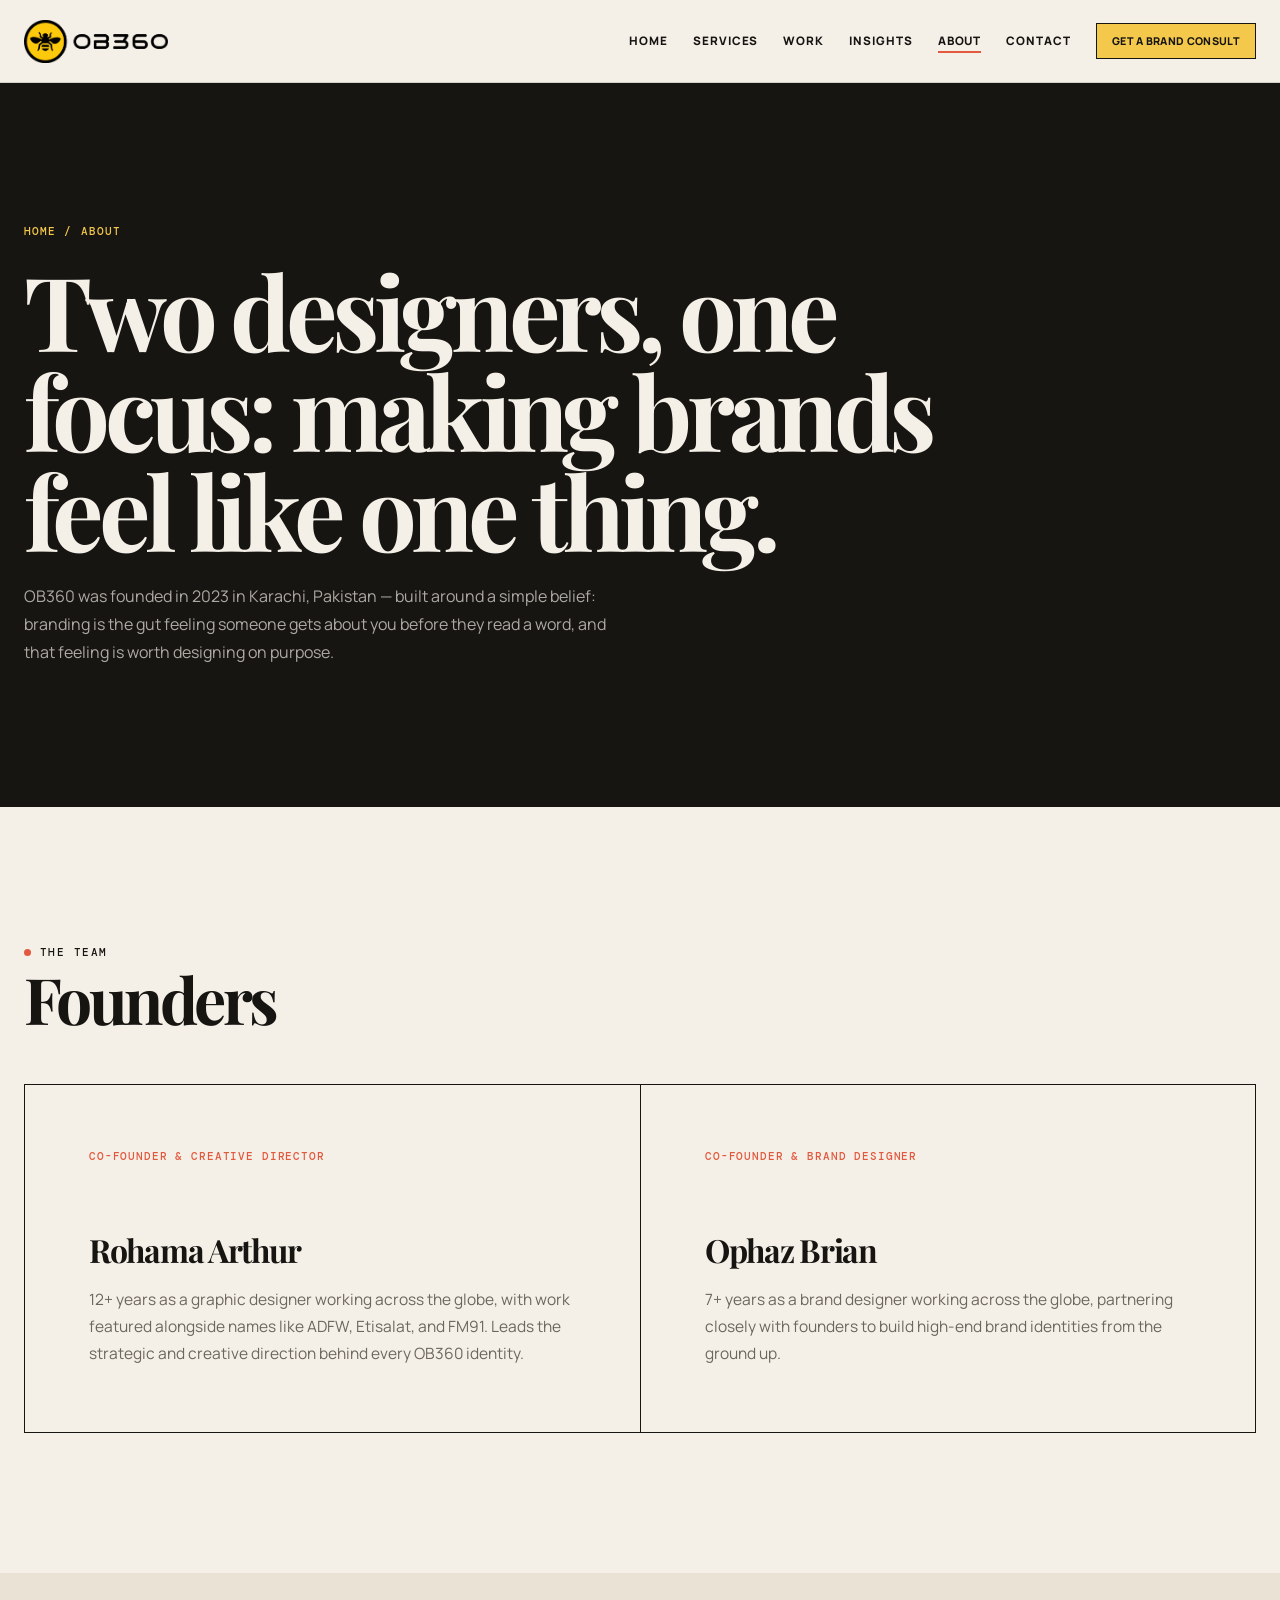
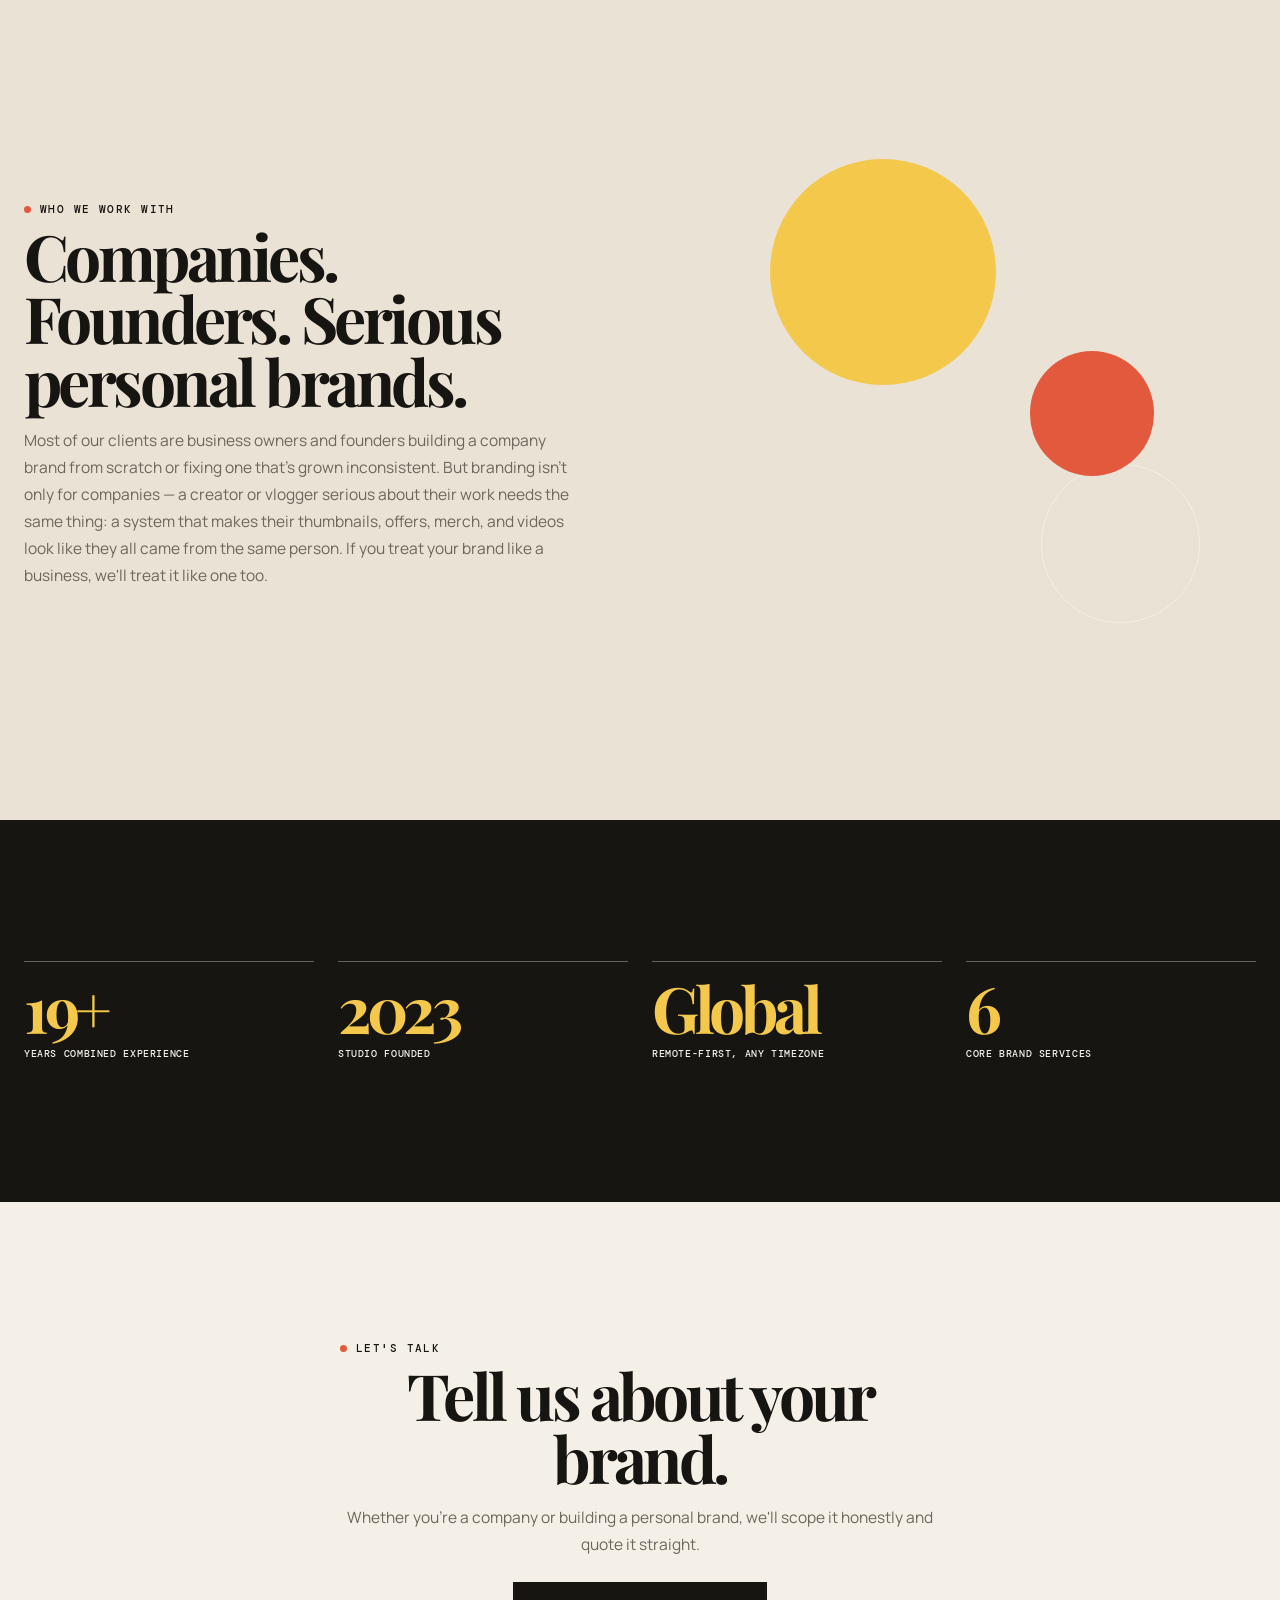
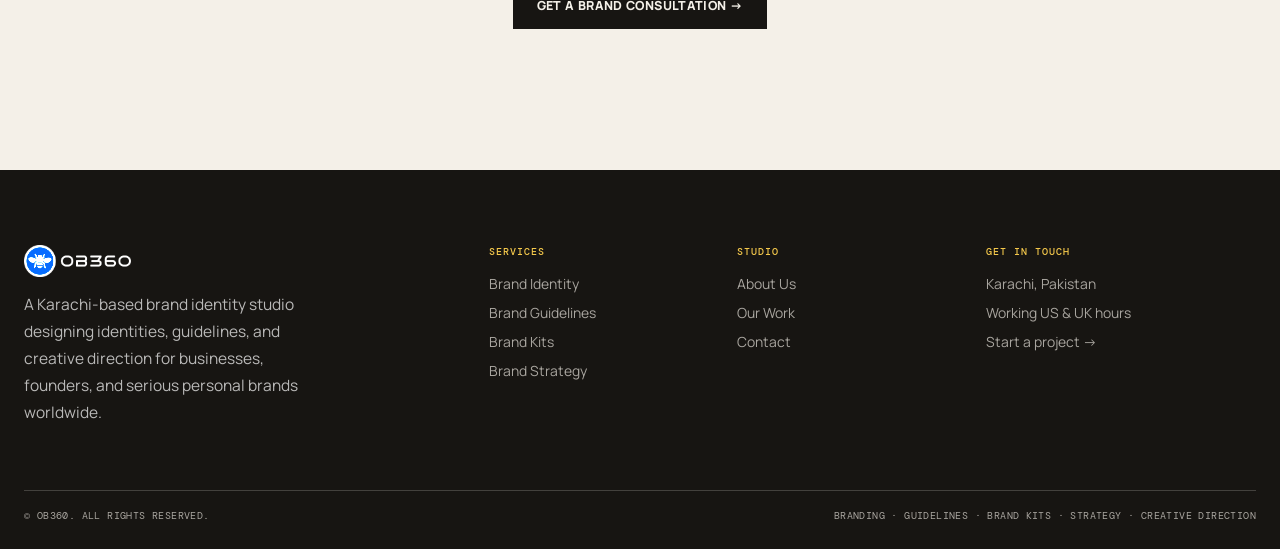
<file: about.html>
<!doctype html>
<html lang="en">
<head>
<meta charset="UTF-8">
<meta name="viewport" content="width=device-width, initial-scale=1.0">
<title>About — OB360 Brand Identity Studio</title>
<meta name="description" content="OB360 is a brand identity studio founded by Rohama Arthur and Ophaz Brian, with 19+ years of combined design experience.">
<link rel="icon" href="/images/ob360-logo.png">
<link rel="stylesheet" href="/css/styles.css">
</head>
<body>

<div data-include="header"></div>

<div class="page-header">
  <div class="wrap">
    <div class="breadcrumb">Home / About</div>
    <h1 data-content="pages.about.title">Two designers, one focus: making brands feel like one thing.</h1>
    <p data-content="pages.about.intro">OB360 was founded in 2023 in Karachi, Pakistan — built around a simple belief: branding is the gut feeling someone gets about you before they read a word, and that feeling is worth designing on purpose.</p>
  </div>
</div>

<section class="section">
  <div class="wrap">
    <div class="section-head">
      <div>
        <span class="eyebrow">The team</span>
        <h2 style="margin-top:10px;">Founders</h2>
      </div>
    </div>
    <div class="founder-row">
      <div class="founder-card reveal">
        <div class="role">Co-Founder &amp; Creative Director</div>
        <h3>Rohama Arthur</h3>
        <p style="margin-top:10px;">12+ years as a graphic designer working across the globe, with work featured alongside names like ADFW, Etisalat, and FM91. Leads the strategic and creative direction behind every OB360 identity.</p>
      </div>
      <div class="founder-card reveal">
        <div class="role">Co-Founder &amp; Brand Designer</div>
        <h3>Ophaz Brian</h3>
        <p style="margin-top:10px;">7+ years as a brand designer working across the globe, partnering closely with founders to build high-end brand identities from the ground up.</p>
      </div>
    </div>
  </div>
</section>

<section class="section bg-soft">
  <div class="wrap split">
    <div>
      <span class="eyebrow">Who we work with</span>
      <h2 style="margin-top:10px;">Companies. Founders. Serious personal brands.</h2>
      <p style="margin-top:14px;">Most of our clients are business owners and founders building a company brand from scratch or fixing one that's grown inconsistent. But branding isn't only for companies — a creator or vlogger serious about their work needs the same thing: a system that makes their thumbnails, offers, merch, and videos look like they all came from the same person. If you treat your brand like a business, we'll treat it like one too.</p>
    </div>
    <div class="hex-cluster" style="aspect-ratio:1/1;">
      <div class="hex-cell fill-yellow" style="width:40%;height:40%;top:8%;left:14%;"></div>
      <div class="hex-cell outline" style="width:28%;height:28%;bottom:10%;right:10%;"></div>
      <div class="hex-cell fill-ink" style="width:22%;height:22%;top:42%;right:18%;"></div>
    </div>
  </div>
</section>

<section class="section bg-ink">
  <div class="wrap">
    <div class="stat-row">
      <div class="stat reveal"><strong>19+</strong><span>Years combined experience</span></div>
      <div class="stat reveal"><strong>2023</strong><span>Studio founded</span></div>
      <div class="stat reveal"><strong>Global</strong><span>Remote-first, any timezone</span></div>
      <div class="stat reveal"><strong>6</strong><span>Core brand services</span></div>
    </div>
  </div>
</section>

<section class="section text-center">
  <div class="wrap" style="max-width:600px;">
    <span class="eyebrow">Let's talk</span>
    <h2 style="margin-top:10px;">Tell us about your brand.</h2>
    <p style="margin-top:14px;">Whether you're a company or building a personal brand, we'll scope it honestly and quote it straight.</p>
    <a href="/contact.html" class="btn btn-primary" style="margin-top:24px;">Get a Brand Consultation →</a>
  </div>
</section>

<div data-include="footer"></div>

<script src="/js/site-settings.js"></script>
<script src="/js/main.js"></script>
</body>
</html>
</file>
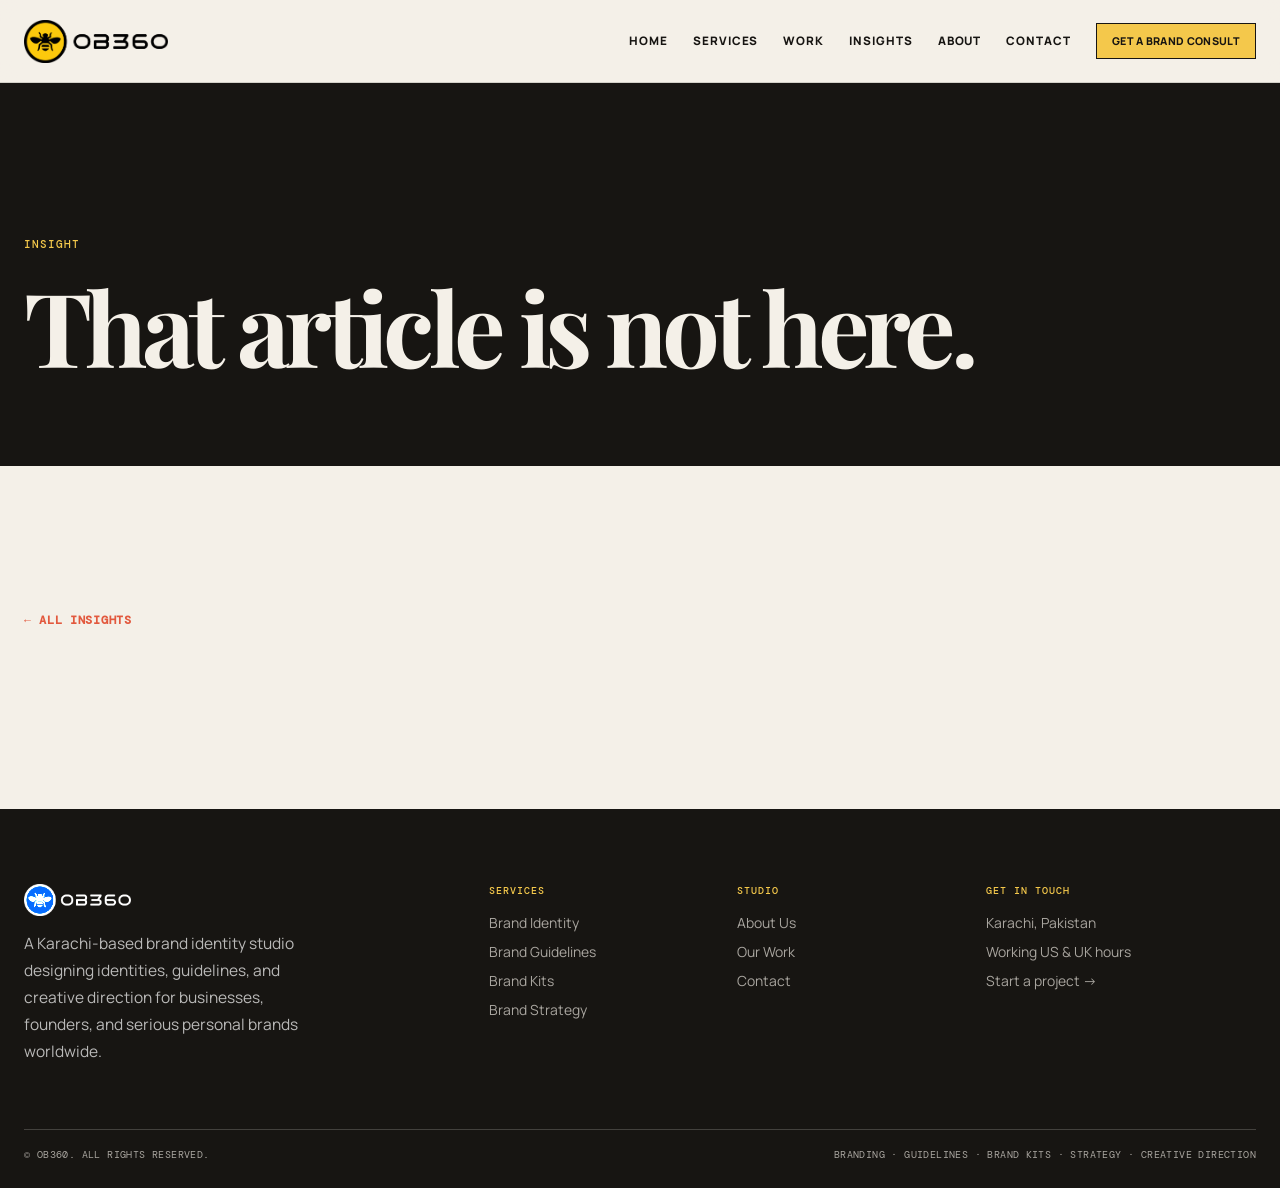
<file: article.html>
<!doctype html><html lang="en"><head><meta charset="UTF-8"><meta name="viewport" content="width=device-width, initial-scale=1.0"><title>OB360 Insights</title><meta name="description" content="Practical brand identity thinking from OB360."><link rel="icon" href="/images/ob360-logo.png"><link rel="stylesheet" href="/css/styles.css"><style>.article-hero{padding:clamp(70px,12vw,170px) 0 65px;background:var(--ink);color:var(--paper)}.article-hero h1{max-width:1000px;color:var(--paper)}.article-meta{margin-bottom:25px;color:var(--gold);font:500 .67rem var(--mono);letter-spacing:.1em;text-transform:uppercase}.article-dek{max-width:680px;margin-top:25px;color:rgba(244,240,232,.72);font-size:1.1rem}.article-copy{max-width:760px}.article-copy p{font-size:1.07rem;line-height:1.85;margin-bottom:23px}.backlink{display:inline-block;margin-bottom:40px;color:var(--red);font:700 .72rem var(--mono);letter-spacing:.06em;text-transform:uppercase}</style></head><body><div data-include="header"></div><article><header class="article-hero"><div class="wrap"><div class="article-meta" id="category">Insight</div><h1 id="title">Loading article…</h1><p class="article-dek" id="dek"></p></div></header><section class="section"><div class="wrap"><a class="backlink" href="/insights.html">← All insights</a><div class="article-copy" id="body"></div></div></section></article><div data-include="footer"></div><script src="/js/site-settings.js"></script><script src="/js/main.js"></script><script>const id=new URLSearchParams(location.search).get('post');fetch('/content/insights.json').then(r=>r.json()).then(({items})=>{const p=items.find(x=>x.id===id);if(!p)throw Error();document.title=p.title+' — OB360';title.textContent=p.title;dek.textContent=p.description;category.textContent=p.category+' · '+p.readTime;p.body.forEach(x=>{const e=document.createElement('p');e.textContent=x;body.append(e)})}).catch(()=>{title.textContent='That article is not here.'})</script></body></html>
</file>
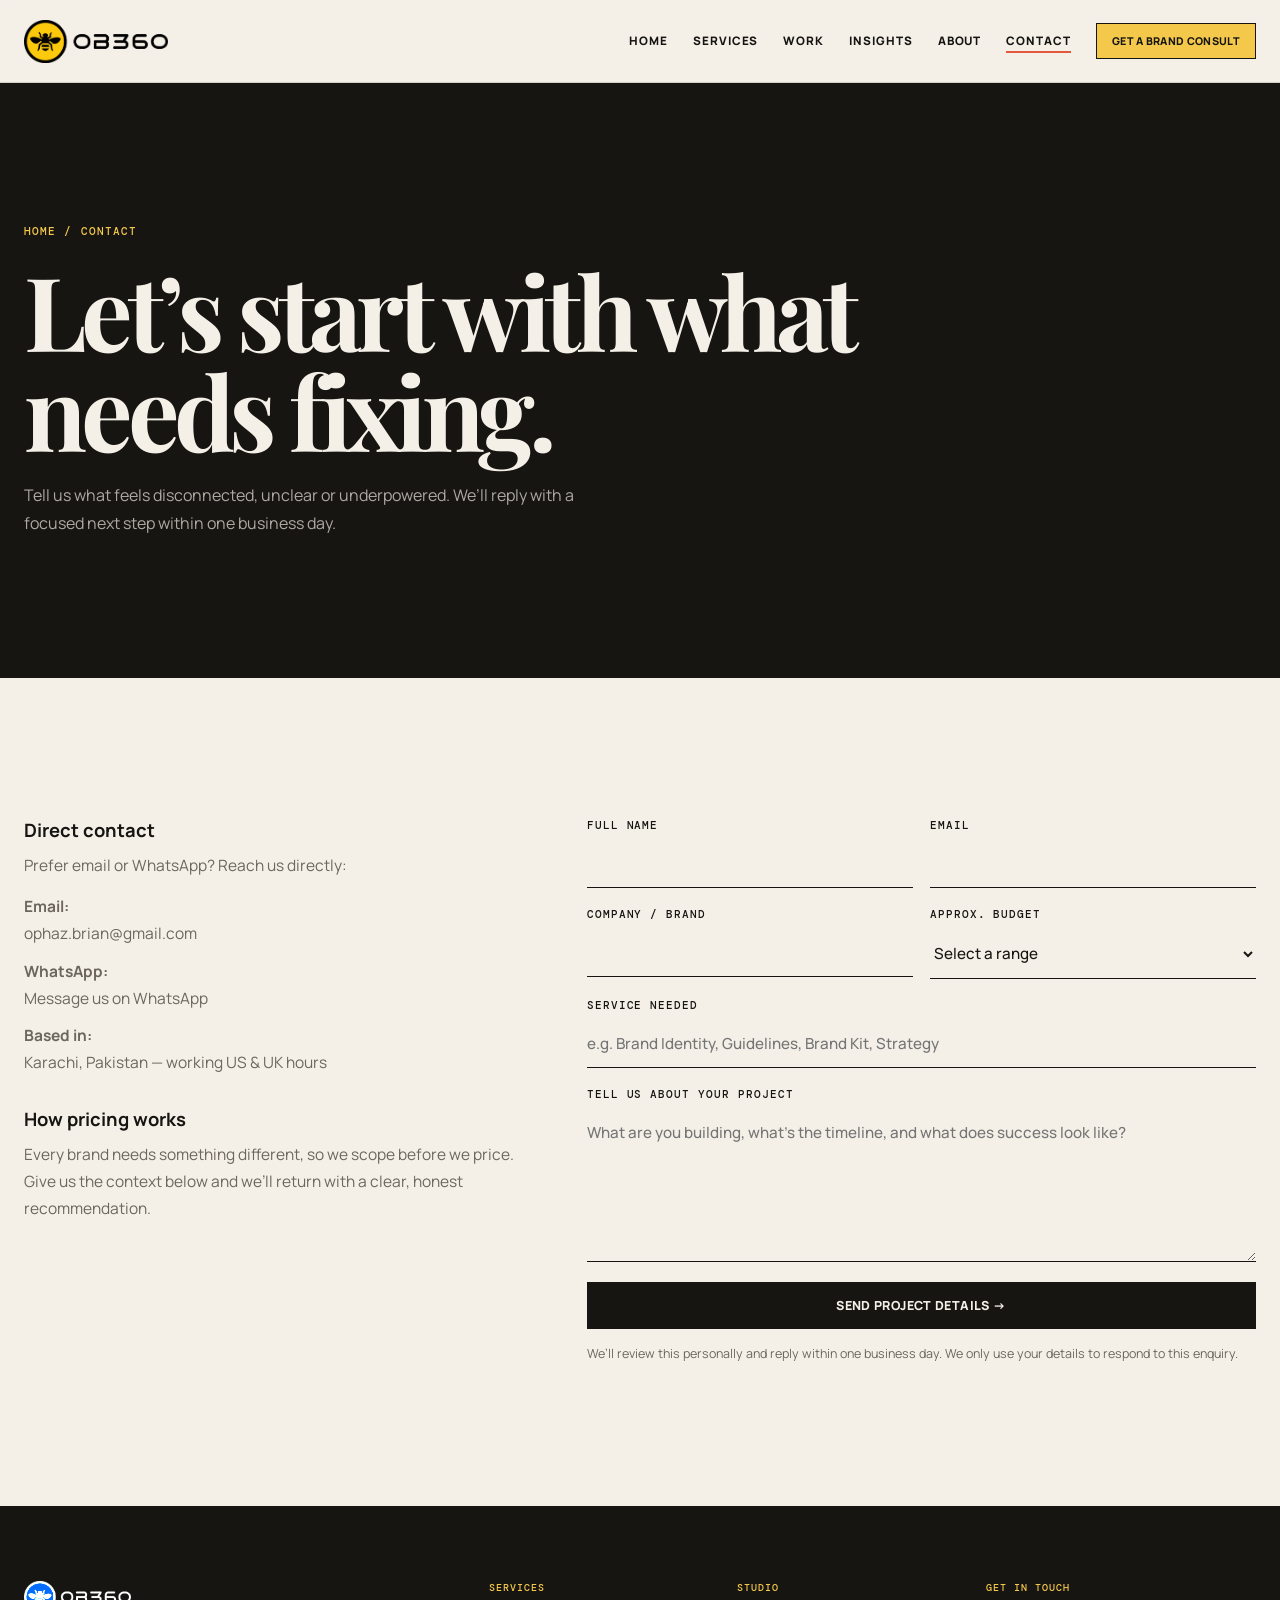
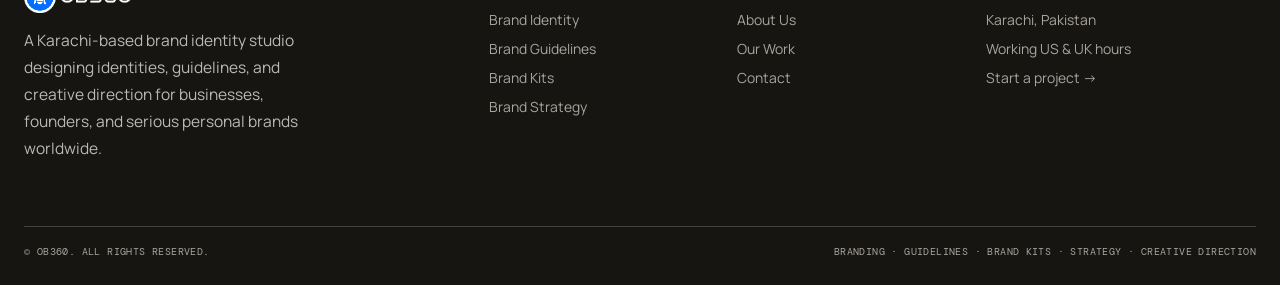
<file: contact.html>
<!doctype html>
<html lang="en"><head>
<meta charset="UTF-8"><meta name="viewport" content="width=device-width, initial-scale=1.0">
<title>Contact — OB360</title><meta name="description" content="Start a project with OB360. Tell us about your brand and we'll reply with a focused next step within one business day.">
<link rel="canonical" href="https://ob360.net/contact.html"><link rel="icon" href="/images/ob360-logo.png"><link rel="stylesheet" href="/css/styles.css">
</head><body>
<div data-include="header"></div>
<div class="page-header"><div class="wrap"><div class="breadcrumb">Home / Contact</div><h1>Let’s start with what needs fixing.</h1><p>Tell us what feels disconnected, unclear or underpowered. We’ll reply with a focused next step within one business day.</p></div></div>
<section class="section"><div class="wrap" style="display:grid;grid-template-columns:1fr 1.3fr;gap:48px;"><div><h3>Direct contact</h3><p style="margin-top:10px;">Prefer email or WhatsApp? Reach us directly:</p><p style="margin-top:14px;"><strong>Email:</strong><br><a href="mailto:ophaz.brian@gmail.com">ophaz.brian@gmail.com</a></p><p style="margin-top:10px;"><strong>WhatsApp:</strong><br><a href="https://wa.me/923072528980" target="_blank" rel="noopener">Message us on WhatsApp</a></p><p style="margin-top:10px;"><strong>Based in:</strong><br>Karachi, Pakistan — working US &amp; UK hours</p><h3 style="margin-top:32px;">How pricing works</h3><p style="margin-top:10px;">Every brand needs something different, so we scope before we price. Give us the context below and we’ll return with a clear, honest recommendation.</p></div>
<div><form name="project-inquiry" method="POST" data-netlify="true" netlify-honeypot="bot-field" data-contact-form><input type="hidden" name="form-name" value="project-inquiry"><p style="display:none;"><label>Don't fill this out: <input name="bot-field"></label></p><div class="form-grid"><div class="form-field"><label for="name">Full Name</label><input id="name" name="name" type="text" required></div><div class="form-field"><label for="email">Email</label><input id="email" name="email" type="email" required></div><div class="form-field"><label for="company">Company / Brand</label><input id="company" name="company" type="text"></div><div class="form-field"><label for="budget">Approx. Budget</label><select id="budget" name="budget" required><option value="" selected disabled>Select a range</option><option>Under $500</option><option>$500 – $1,500</option><option>$1,500 – $5,000</option><option>$5,000+</option><option>Not sure yet</option></select></div><div class="form-field full"><label for="service">Service Needed</label><input id="service" name="service" type="text" placeholder="e.g. Brand Identity, Guidelines, Brand Kit, Strategy"></div><div class="form-field full"><label for="message">Tell us about your project</label><textarea id="message" name="message" rows="6" required placeholder="What are you building, what’s the timeline, and what does success look like?"></textarea></div></div><button type="submit" class="btn btn-primary btn-block">Send project details →</button><p style="margin:14px 0 0;font-size:.78rem;">We’ll review this personally and reply within one business day. We only use your details to respond to this enquiry.</p><div data-form-note aria-live="polite"></div></form></div></div></section>
<div data-include="footer"></div><script src="/js/site-settings.js"></script><script src="/js/main.js"></script><script>document.addEventListener("DOMContentLoaded",()=>{const service=new URLSearchParams(location.search).get("service");if(service)document.getElementById("service").value=service;const form=document.querySelector("[data-contact-form]");form.addEventListener("submit",e=>{e.preventDefault();const note=form.querySelector("[data-form-note]"),btn=form.querySelector('button[type="submit"]'),data=new FormData(form);btn.disabled=true;btn.textContent="Sending…";fetch("/",{method:"POST",headers:{"Content-Type":"application/x-www-form-urlencoded"},body:new URLSearchParams(data).toString()}).then(()=>{note.innerHTML='<div class="form-note ok"><strong>Thanks — your project details are in.</strong><br>We’ll review your brief and reply within one business day with a clear next step.</div>';form.reset();}).catch(()=>{note.innerHTML='<div class="form-note err">Something went wrong. Please email ophaz.brian@gmail.com directly.</div>';}).finally(()=>{btn.disabled=false;btn.textContent="Send project details →";});});});</script></body></html>
</file>
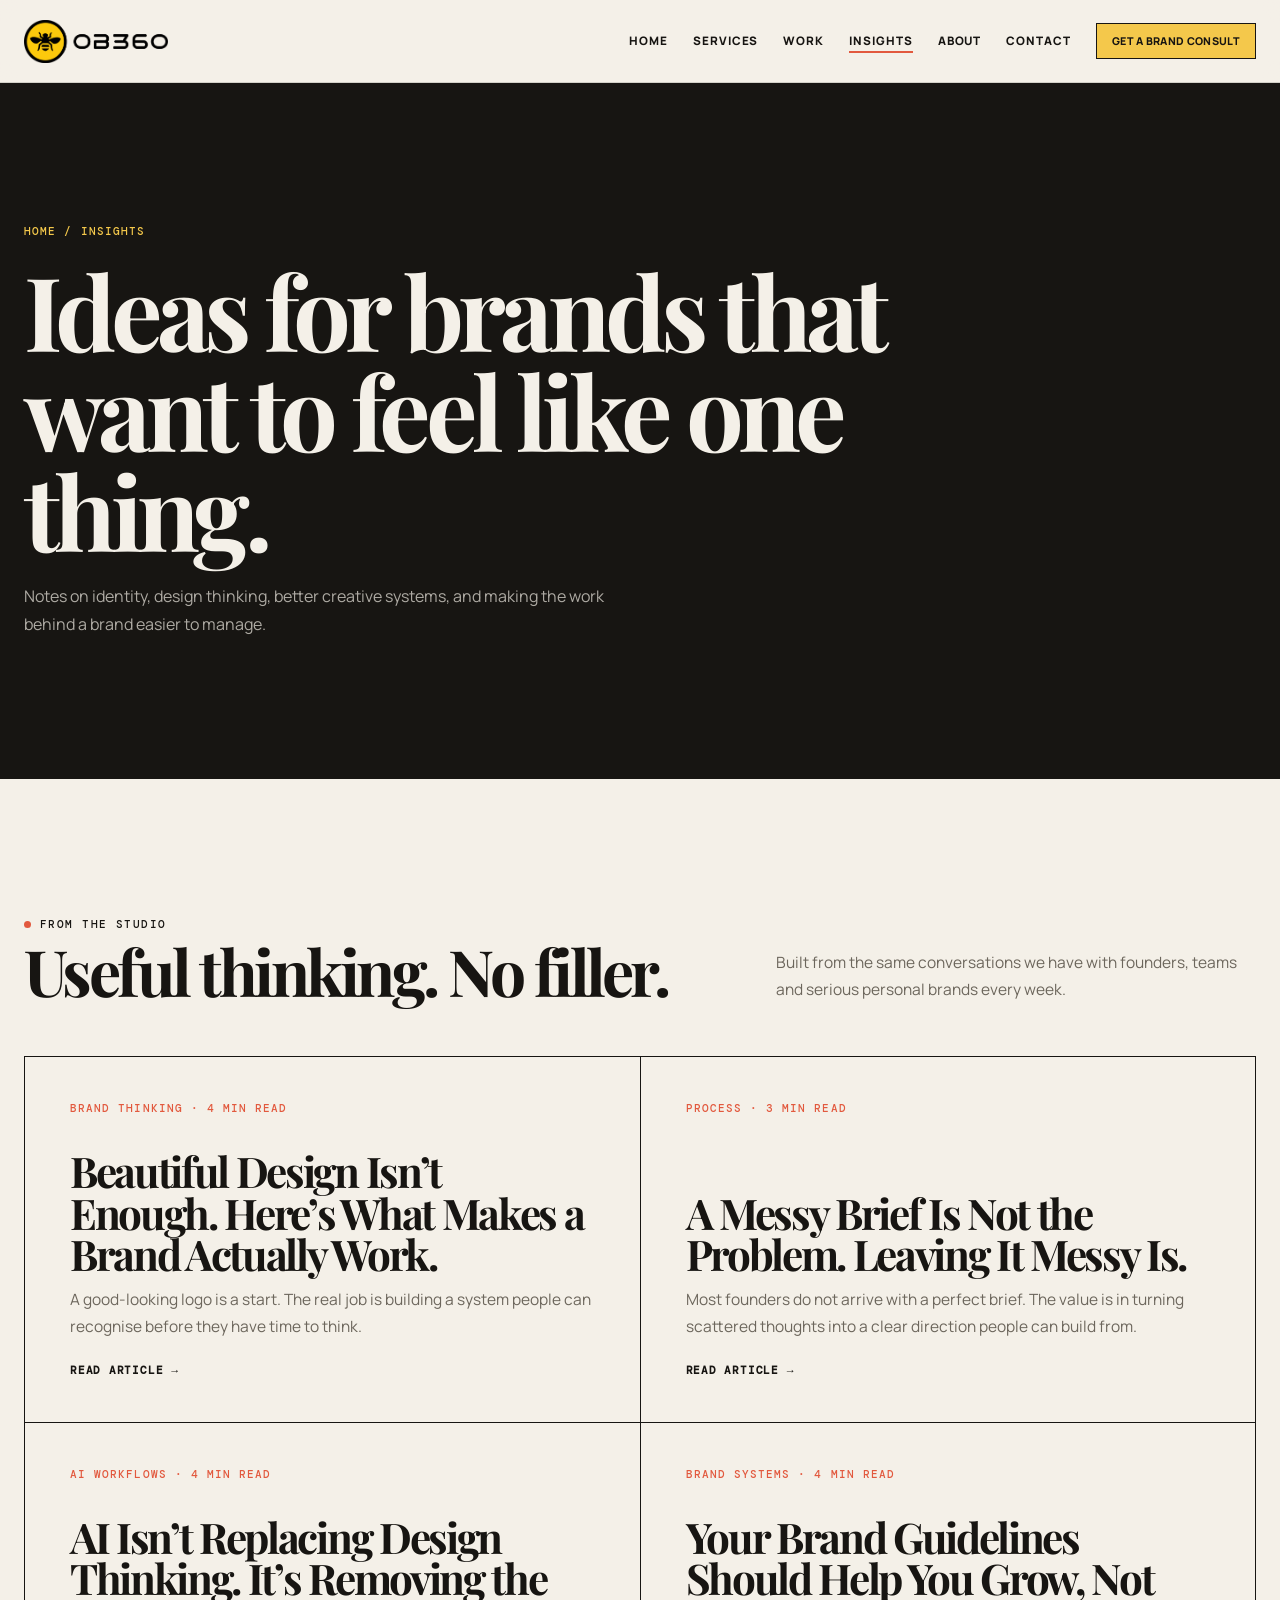
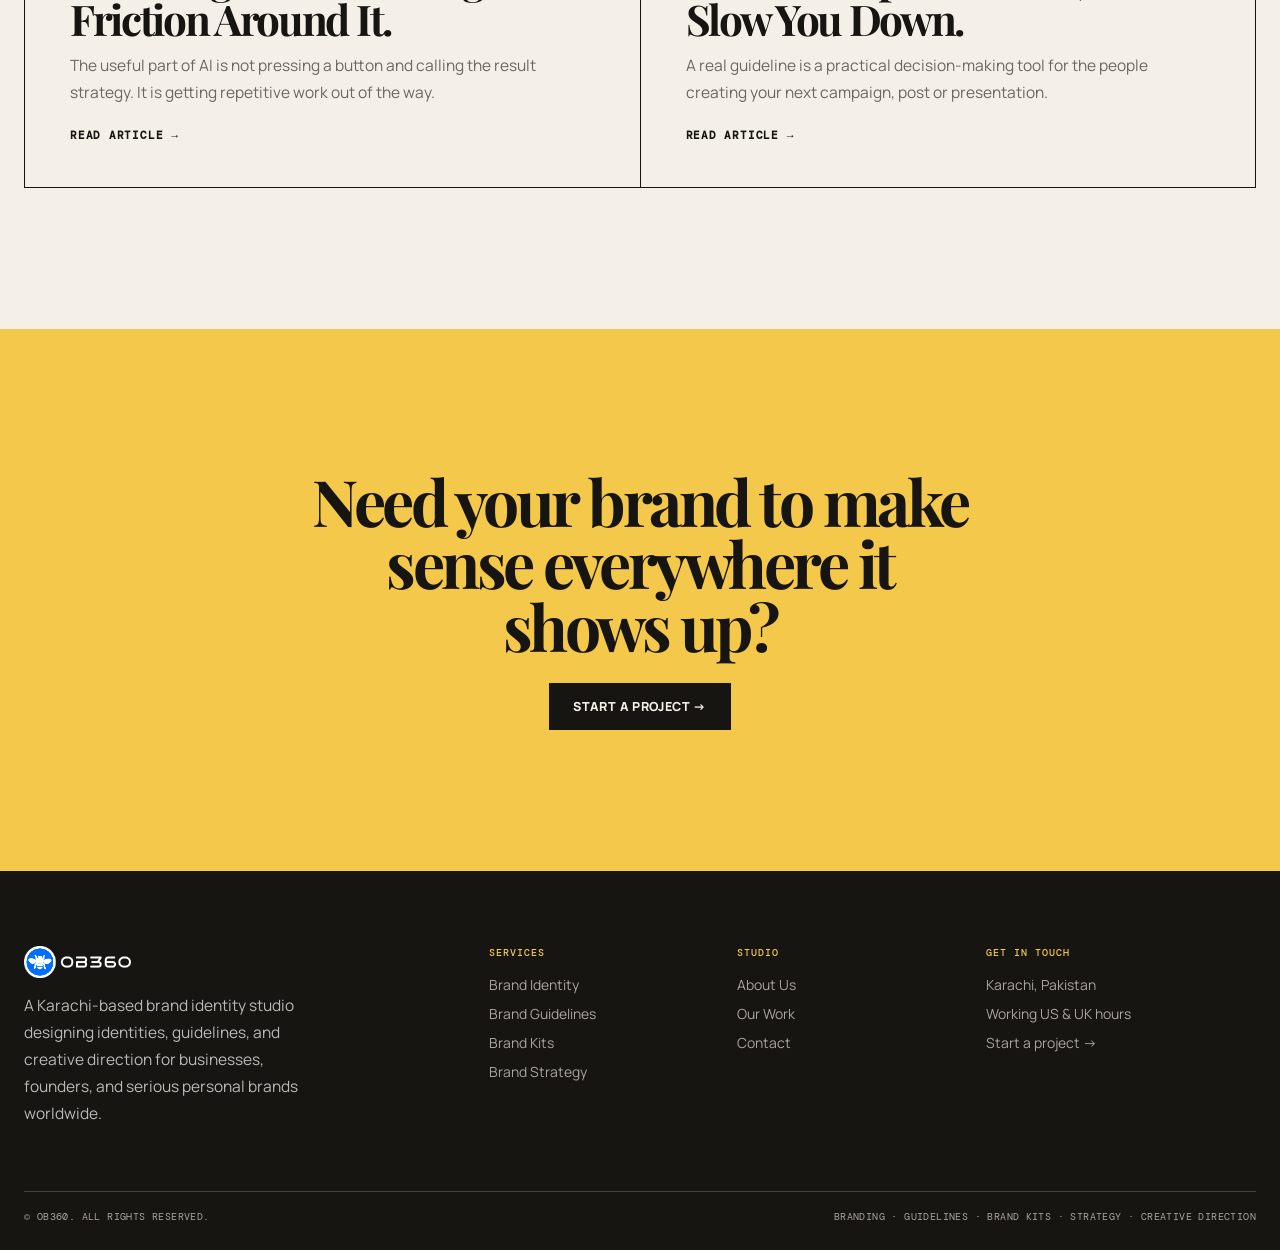
<file: insights.html>
<!doctype html>
<html lang="en"><head>
<meta charset="UTF-8"><meta name="viewport" content="width=device-width, initial-scale=1.0">
<title>Insights — OB360 Brand Identity Studio</title>
<meta name="description" content="Practical thoughts on brand identity, design systems, creative process, and using AI with intention from OB360.">
<link rel="icon" href="/images/ob360-logo.png"><link rel="stylesheet" href="/css/styles.css">
<style>.insights-grid{display:grid;grid-template-columns:repeat(2,1fr);border-top:1px solid var(--ink);border-left:1px solid var(--ink)}.insight-card{min-height:350px;padding:45px;display:flex;flex-direction:column;border-right:1px solid var(--ink);border-bottom:1px solid var(--ink);background:var(--paper);transition:.25s}.insight-card:hover{background:var(--ink);color:var(--paper)}.insight-card:hover h2,.insight-card:hover p{color:var(--paper)}.insight-card small{margin-bottom:auto;color:var(--red);font:500 .66rem var(--mono);letter-spacing:.1em;text-transform:uppercase}.insight-card h2{font-size:clamp(2rem,3.3vw,3.3rem);margin:35px 0 12px}.insight-card span{margin-top:22px;font:700 .7rem var(--mono);letter-spacing:.07em;text-transform:uppercase}@media(max-width:860px){.insights-grid{grid-template-columns:1fr}.insight-card{padding:32px}}</style>
</head><body><div data-include="header"></div>
<section class="page-header"><div class="wrap"><div class="breadcrumb">Home / Insights</div><h1>Ideas for brands that want to feel like one thing.</h1><p>Notes on identity, design thinking, better creative systems, and making the work behind a brand easier to manage.</p></div></section>
<section class="section"><div class="wrap"><div class="section-head"><div><span class="eyebrow">From the studio</span><h2 style="margin-top:10px">Useful thinking. No filler.</h2></div><p>Built from the same conversations we have with founders, teams and serious personal brands every week.</p></div><div class="insights-grid" id="posts"></div></div></section>
<section class="section bg-yellow text-center"><div class="wrap"><h2 style="max-width:680px;margin:0 auto">Need your brand to make sense everywhere it shows up?</h2><a href="/contact.html" class="btn btn-primary" style="margin-top:25px">Start a Project →</a></div></section><div data-include="footer"></div>
<script src="/js/site-settings.js"></script><script src="/js/main.js"></script><script>fetch('/content/insights.json').then(r=>r.json()).then(({items})=>{const grid=document.querySelector('#posts');items.forEach(p=>{const a=document.createElement('a');a.className='insight-card';a.href='/article.html?post='+encodeURIComponent(p.id);a.innerHTML='<small>'+p.category+' · '+p.readTime+'</small><h2></h2><p></p><span>Read article →</span>';a.querySelector('h2').textContent=p.title;a.querySelector('p').textContent=p.description;grid.append(a)})})</script></body></html>
</file>
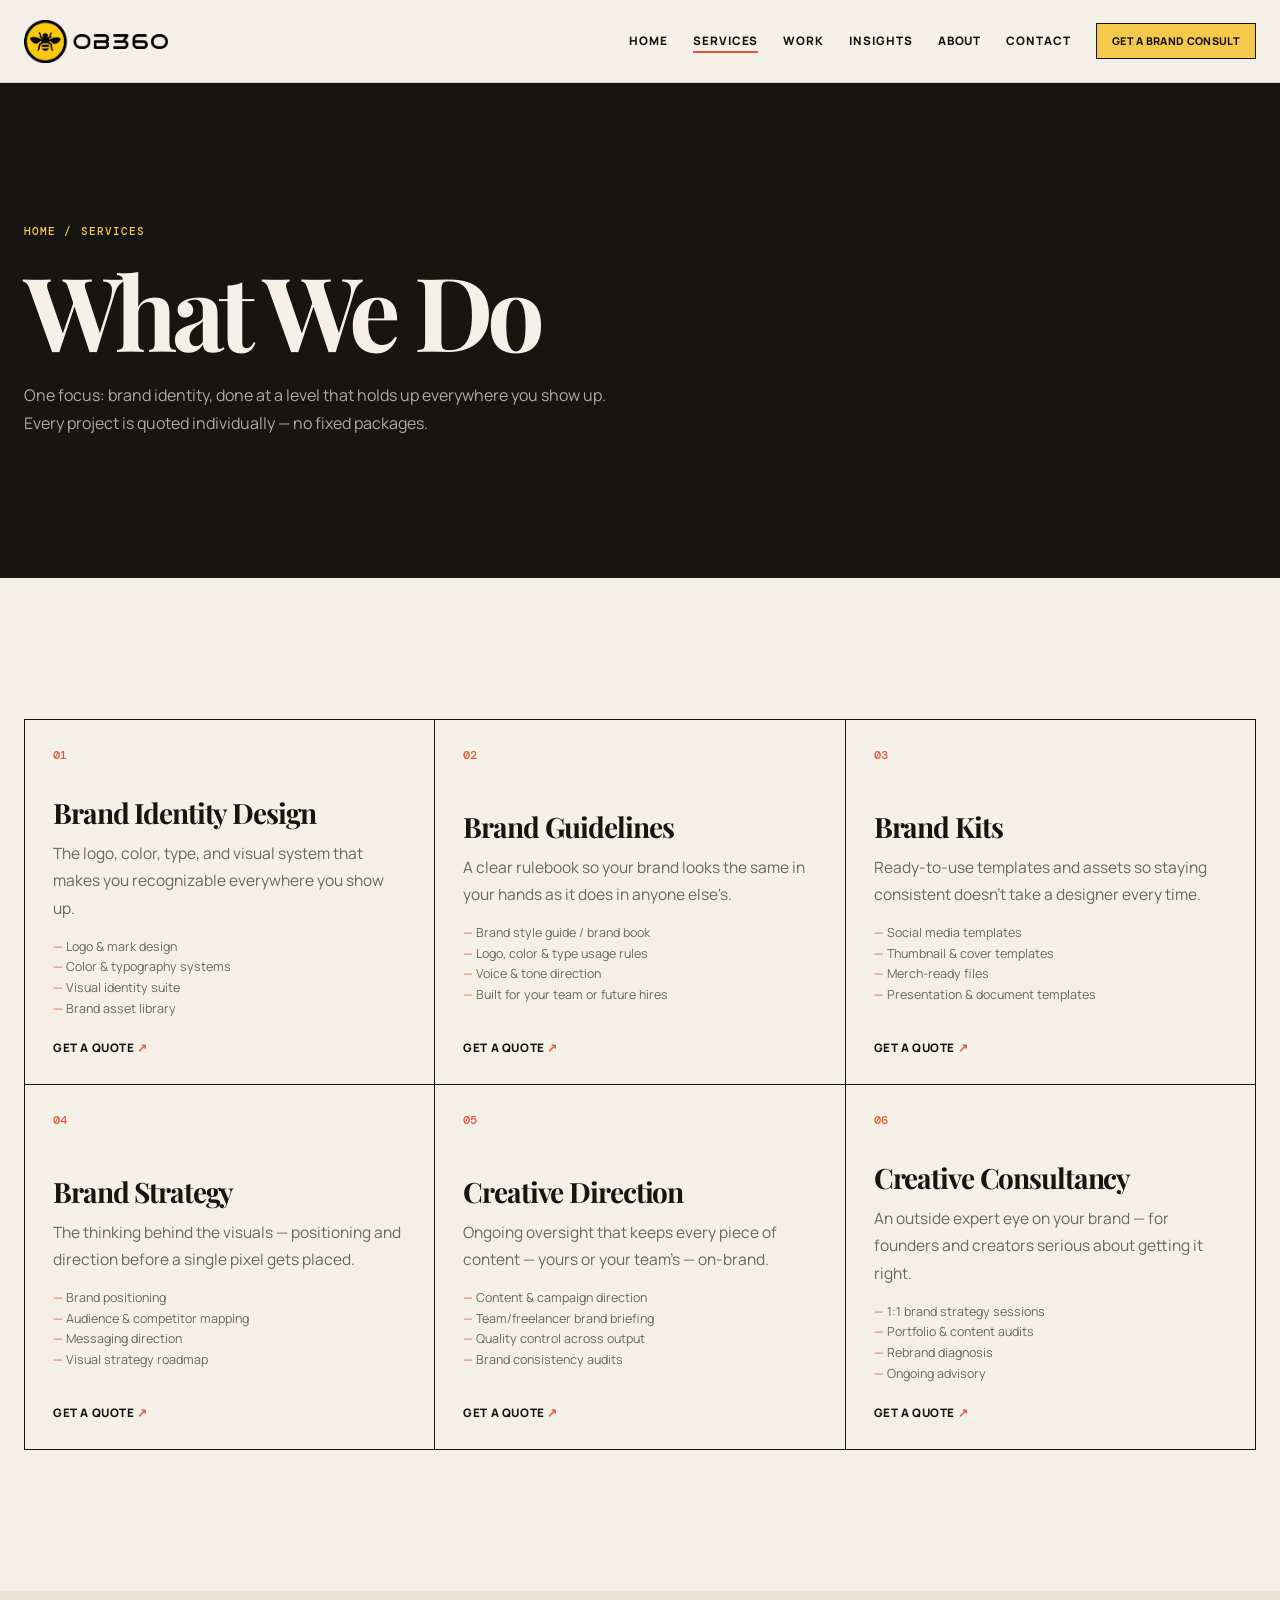
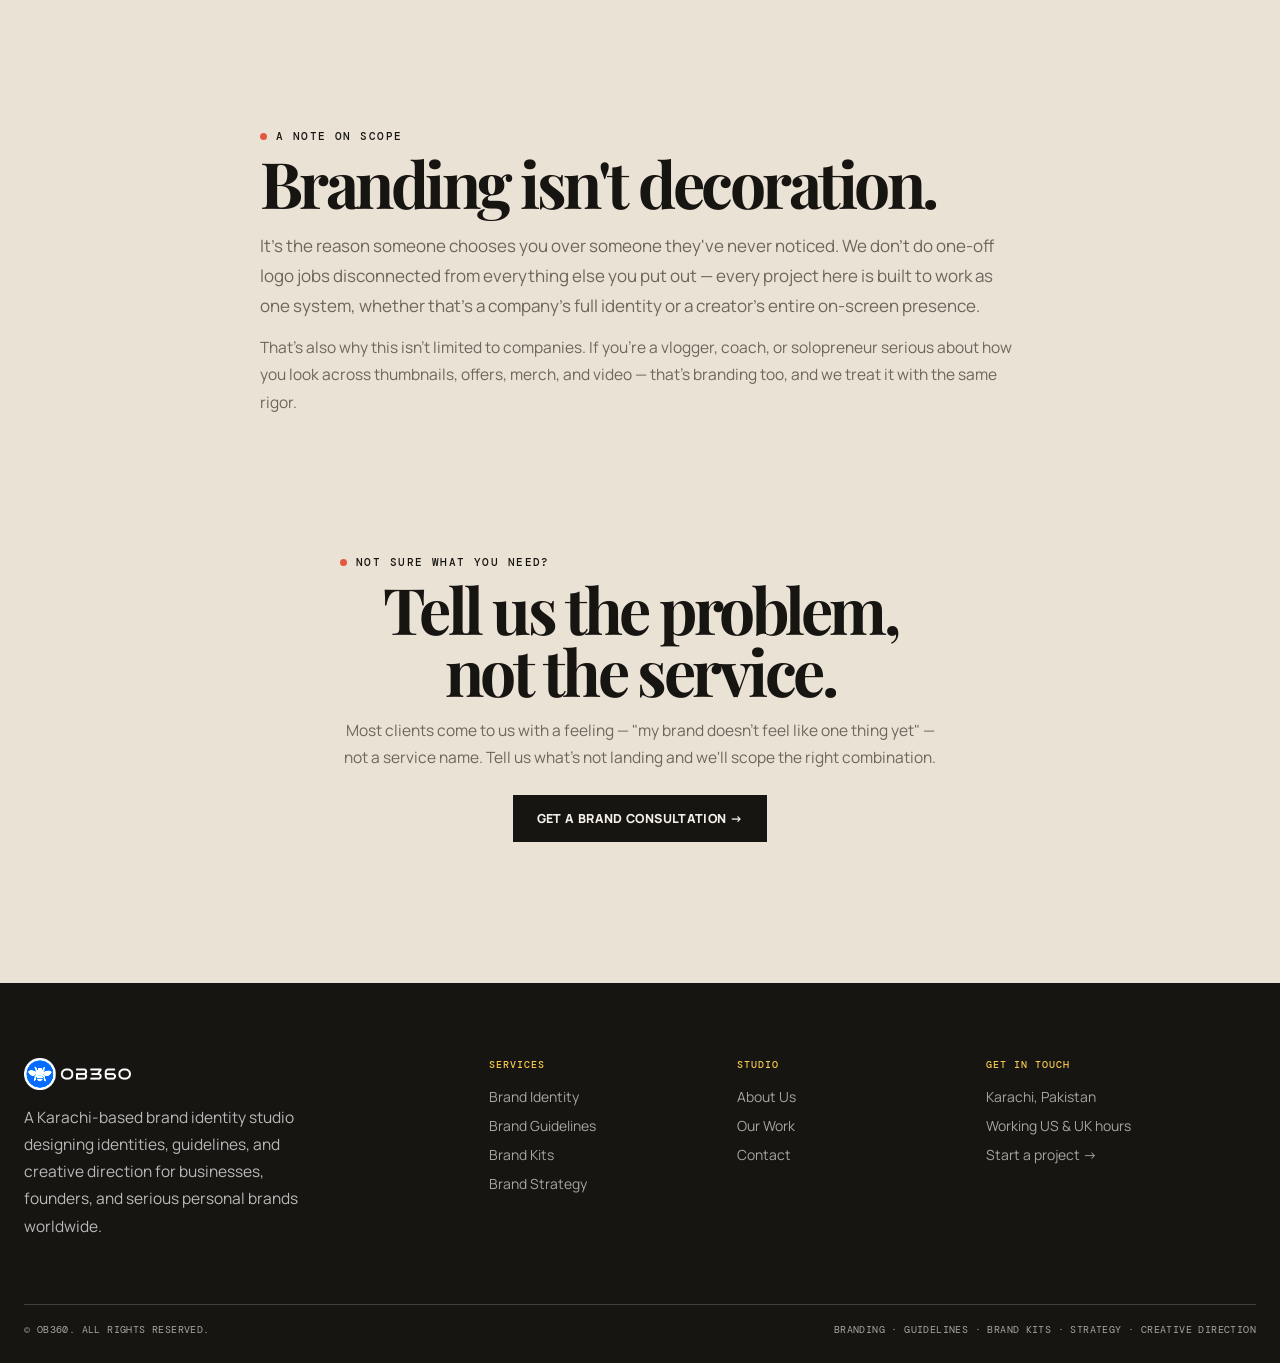
<file: services.html>
<!doctype html>
<html lang="en">
<head>
<meta charset="UTF-8">
<meta name="viewport" content="width=device-width, initial-scale=1.0">
<title>Services — OB360 Brand Identity Studio</title>
<meta name="description" content="Brand identity, guidelines, kits, strategy, creative direction, and creative consultancy — from OB360.">
<link rel="icon" href="/images/ob360-logo.png">
<link rel="stylesheet" href="/css/styles.css">
</head>
<body>

<div data-include="header"></div>

<div class="page-header">
  <div class="wrap">
    <div class="breadcrumb">Home / Services</div>
    <h1 data-content="pages.services.title">What We Do</h1>
    <p data-content="pages.services.intro">One focus: brand identity, done at a level that holds up everywhere you show up. Every project is quoted individually — no fixed packages.</p>
  </div>
</div>

<section class="section">
  <div class="wrap" data-services-grid></div>
</section>

<section class="section bg-soft">
  <div class="wrap" style="max-width:760px;">
    <span class="eyebrow">A note on scope</span>
    <h2 style="margin-top:10px;">Branding isn't decoration.</h2>
    <p style="margin-top:16px;font-size:17px;">It's the reason someone chooses you over someone they've never noticed. We don't do one-off logo jobs disconnected from everything else you put out — every project here is built to work as one system, whether that's a company's full identity or a creator's entire on-screen presence.</p>
    <p style="margin-top:14px;">That's also why this isn't limited to companies. If you're a vlogger, coach, or solopreneur serious about how you look across thumbnails, offers, merch, and video — that's branding too, and we treat it with the same rigor.</p>
  </div>
</section>

<section class="section bg-soft text-center" style="padding-top:0;">
  <div class="wrap" style="max-width:600px;">
    <span class="eyebrow">Not sure what you need?</span>
    <h2 style="margin-top:10px;">Tell us the problem, not the service.</h2>
    <p style="margin-top:14px;">Most clients come to us with a feeling — "my brand doesn't feel like one thing yet" — not a service name. Tell us what's not landing and we'll scope the right combination.</p>
    <a href="/contact.html" class="btn btn-primary" style="margin-top:24px;">Get a Brand Consultation →</a>
  </div>
</section>

<div data-include="footer"></div>

<script src="/js/site-settings.js"></script>
<script src="/js/main.js"></script>
<script src="/js/content.js"></script>
<script>
  document.addEventListener('DOMContentLoaded', () => {
    OB360Content.renderServices('[data-services-grid]');
  });
</script>
</body>
</html>
</file>
<file: css/styles.css>
@import url('https://fonts.googleapis.com/css2?family=DM+Mono:wght@400;500&family=Manrope:wght@400;500;600;700;800&family=Playfair+Display:ital,wght@0,600;0,700;0,800;1,600;1,700&display=swap');
:root{--ink:#171512;--paper:#f4f0e8;--deep:#e9e2d5;--gold:#f4c84b;--red:#e2593e;--muted:#6c665c;--line:rgba(23,21,18,.15);--display:'Playfair Display',Georgia,serif;--body:Manrope,sans-serif;--mono:'DM Mono',monospace;--container:1240px}*{box-sizing:border-box}html{scroll-behavior:smooth}body{margin:0;color:var(--ink);background:var(--paper);font-family:var(--body);-webkit-font-smoothing:antialiased}img{display:block;max-width:100%}a{color:inherit;text-decoration:none}button{font:inherit;cursor:pointer}::selection{background:var(--gold)}:focus-visible{outline:2px solid var(--red);outline-offset:4px}.wrap{width:min(var(--container),calc(100% - 48px));margin:auto}.text-center{text-align:center}.mb-32{margin-bottom:32px}
.eyebrow{display:flex;align-items:center;gap:9px;font:500 11px/1 var(--mono);letter-spacing:.13em;text-transform:uppercase}.eyebrow:before{content:'';width:7px;height:7px;border-radius:50%;background:var(--red)}h1,h2,h3,p{margin:0}h1,h2,h3{color:var(--ink)}h1,h2{font-family:var(--display);letter-spacing:-.055em;font-weight:700;line-height:.98}h1{font-size:clamp(3.4rem,8vw,7.5rem)}h2{font-size:clamp(2.55rem,5vw,4.8rem)}h3{font-size:1.15rem;line-height:1.25}p{color:var(--muted);font-size:.97rem;line-height:1.75}.btn{display:inline-flex;align-items:center;justify-content:center;gap:10px;padding:14px 23px;border:1px solid var(--ink);font-size:.78rem;font-weight:800;letter-spacing:.03em;text-transform:uppercase;transition:transform .2s,background .2s,color .2s,box-shadow .2s}.btn:hover{transform:translate(-3px,-3px);box-shadow:4px 4px 0 var(--ink)}.btn:active{transform:none;box-shadow:none}.btn-primary{background:var(--ink);color:var(--paper)}.btn-accent{background:var(--gold)}.btn-outline{background:transparent}.btn-outline:hover{background:var(--ink);color:var(--paper)}.btn-light{background:var(--paper)}.btn-sm{padding:10px 15px;font-size:.67rem}.btn-block{width:100%}
.announce{display:none}.site-header{position:sticky;top:0;z-index:50;background:rgba(244,240,232,.94);backdrop-filter:blur(12px);border-bottom:1px solid var(--line)}.header-inner{min-height:82px;display:flex;align-items:center;justify-content:space-between;gap:25px}.logo-mark img{height:43px;width:auto}.nav-main{display:flex;gap:25px;margin-left:auto}.nav-main a{position:relative;font-size:.73rem;font-weight:800;text-transform:uppercase;letter-spacing:.08em;padding:10px 0}.nav-main a:after{content:'';position:absolute;height:2px;background:var(--red);left:0;right:100%;bottom:6px;transition:right .2s}.nav-main a:hover:after,.nav-main a.active:after{right:0}.header-actions{display:flex;align-items:center;gap:16px}.nav-toggle{display:none;border:0;background:none;font-size:1.5rem}
.hero{position:relative;min-height:calc(100vh - 82px);overflow:hidden;display:flex;align-items:center;border-bottom:1px solid var(--line)}.hero:before{content:'OB / 360';position:absolute;font:500 clamp(7rem,21vw,21rem)/.7 var(--display);letter-spacing:-.1em;color:rgba(23,21,18,.045);bottom:4%;left:-1.5%}.hero-inner{position:relative;width:100%;display:grid;grid-template-columns:1.15fr .85fr;gap:50px;align-items:center;padding:92px 0 72px}.hero h1{max-width:800px;margin:25px 0}.hero h1 mark{background:none;color:var(--red);font-style:italic}.hero p.lead{font-size:1.08rem;max-width:535px;margin-bottom:32px}.hero-ctas{display:flex;flex-wrap:wrap;gap:12px}.hero-meta{margin-top:58px;display:grid;grid-template-columns:repeat(3,1fr);gap:14px;max-width:550px;border-top:1px solid var(--line);padding-top:15px;font:400 .65rem/1.45 var(--mono);text-transform:uppercase;color:var(--muted)}.hero-meta strong{display:block;margin-bottom:5px;color:var(--ink);font:700 1.25rem var(--body);text-transform:none}.hero-visual{position:relative;aspect-ratio:4/5;max-width:470px;justify-self:end;width:100%;background:var(--ink);overflow:hidden}.hero-visual:before{content:'360°';position:absolute;z-index:2;top:20px;right:20px;color:var(--gold);font:500 .7rem var(--mono);letter-spacing:.1em}.hero-visual:after{content:'';position:absolute;width:78%;aspect-ratio:1;border:1px solid var(--gold);border-radius:50%;bottom:-32%;left:14%}.hex-cluster{position:relative;width:100%;height:100%}.hex-cell{position:absolute;border-radius:50%}.hex-cell.fill-yellow{background:var(--gold)}.hex-cell.fill-ink{background:var(--red)}.hex-cell.outline{border:1px solid currentColor;color:var(--paper)}.hero-visual img.logo-float{position:absolute!important;z-index:3;filter:brightness(0) invert(1);mix-blend-mode:screen}
.section{padding:clamp(72px,11vw,150px) 0}.section-tight{padding:22px 0}.section-head{display:flex;align-items:end;justify-content:space-between;gap:30px;margin-bottom:53px}.section-head h2{margin-top:15px;max-width:775px}.section-head>p{max-width:480px}.bg-ink{background:var(--ink);color:var(--paper)}.bg-ink h2,.bg-ink h3{color:var(--paper)}.bg-ink p{color:rgba(244,240,232,.67)}.bg-ink .eyebrow{color:var(--gold)}.bg-soft{background:var(--deep)}.bg-yellow{background:var(--gold)}.chip-row{display:flex;gap:8px;flex-wrap:wrap}.chip{border:1px solid var(--ink);background:transparent;border-radius:99px;padding:9px 14px;font:500 .67rem var(--mono);text-transform:uppercase;letter-spacing:.04em;transition:.2s}.chip:hover{background:var(--ink);color:var(--paper)}
.grid-services{display:grid;grid-template-columns:repeat(3,1fr);border-top:1px solid var(--ink);border-left:1px solid var(--ink)}.service-card{min-height:365px;padding:28px;display:flex;flex-direction:column;border-right:1px solid var(--ink);border-bottom:1px solid var(--ink);background:var(--paper);transition:.25s}.service-card:hover{background:var(--ink)}.service-card:hover h3,.service-card:hover p,.service-card:hover .quote-link{color:var(--paper)}.service-card:hover .service-list{color:rgba(244,240,232,.64)}.service-num{font:500 .72rem var(--mono);color:var(--red);margin-bottom:auto}.service-card h3{font-family:var(--display);font-size:1.75rem;letter-spacing:-.04em;margin:32px 0 10px}.service-list{padding:0;margin:15px 0 20px;list-style:none;color:var(--muted);font-size:.78rem;line-height:1.65}.service-list li:before{content:'—  ';color:var(--red)}.quote-link{margin-top:auto;font-size:.73rem;font-weight:800;text-transform:uppercase;letter-spacing:.05em}.quote-link:after{content:' ↗';color:var(--red)}
.grid-portfolio{display:grid;grid-template-columns:repeat(12,1fr);gap:18px}.port-card{grid-column:span 4;position:relative;overflow:hidden;min-height:330px;background:var(--ink);isolation:isolate}.port-card:nth-child(1),.port-card:nth-child(5){grid-column:span 8}.port-card img{width:100%;height:100%;position:absolute;object-fit:cover;transition:transform .7s,opacity .35s}.port-card:before{content:'';position:absolute;inset:0;z-index:1;background:linear-gradient(180deg,transparent 25%,rgba(23,21,18,.88) 100%)}.port-card:hover img{transform:scale(1.06);opacity:.8}.port-overlay{position:absolute;z-index:2;left:23px;right:23px;bottom:21px;color:var(--paper)}.port-overlay .tag{font:500 .62rem var(--mono);text-transform:uppercase;letter-spacing:.13em;color:var(--gold)}.port-overlay h3{color:var(--paper);font-family:var(--display);font-size:clamp(1.25rem,2vw,2rem);letter-spacing:-.04em;margin-top:6px}.process-row{display:grid;grid-template-columns:repeat(4,1fr);gap:0;border-top:1px solid currentColor}.process-step{padding:24px 24px 0;border-right:1px solid var(--line)}.process-step:first-child{padding-left:0}.process-step:last-child{border:0}.process-step .num{display:block;margin-bottom:42px;color:var(--red);font:500 .7rem var(--mono)}.bg-ink .process-step .num{color:var(--gold)}.process-step h3{font-family:var(--display);font-size:1.55rem;letter-spacing:-.04em;margin-bottom:10px}
.split{display:grid;grid-template-columns:1fr 1fr;gap:clamp(40px,8vw,120px);align-items:center}.split.reverse{direction:rtl}.split.reverse>*{direction:ltr}.stat-row{display:grid;grid-template-columns:repeat(4,1fr);gap:24px}.stat{border-top:1px solid rgba(244,240,232,.35);padding-top:14px}.stat strong{display:block;color:var(--gold);font:700 clamp(2.7rem,5vw,4.7rem)/1 var(--display);letter-spacing:-.07em}.stat span{font:500 .65rem var(--mono);letter-spacing:.06em;text-transform:uppercase}.founder-row{display:grid;grid-template-columns:1fr 1fr;gap:0;border:1px solid var(--ink)}.founder-card{padding:clamp(32px,5vw,68px);min-height:320px}.founder-card+.founder-card{border-left:1px solid var(--ink)}.founder-card .role{font:500 .67rem var(--mono);letter-spacing:.08em;text-transform:uppercase;color:var(--red);margin-bottom:65px}.founder-card h3{font:700 2rem var(--display);letter-spacing:-.04em;margin-bottom:15px}
.page-header{background:var(--ink);color:var(--paper);padding:clamp(70px,11vw,150px) 0}.page-header h1{color:var(--paper);max-width:930px}.page-header p{max-width:610px;color:rgba(244,240,232,.68);margin-top:21px;font-size:1rem}.breadcrumb{color:var(--gold);font:500 .67rem var(--mono);letter-spacing:.1em;text-transform:uppercase;margin-bottom:22px}.form-grid{display:grid;grid-template-columns:1fr 1fr;gap:0 17px}.form-field{display:flex;flex-direction:column;gap:8px;margin-bottom:20px}.form-field.full{grid-column:1/-1}.form-field label{font:500 .66rem var(--mono);letter-spacing:.09em;text-transform:uppercase}.form-field input,.form-field textarea,.form-field select{width:100%;background:transparent;border:0;border-bottom:1px solid var(--ink);padding:13px 0;border-radius:0;font:500 .95rem var(--body);color:var(--ink)}.form-field input:focus,.form-field textarea:focus,.form-field select:focus{outline:0;border-color:var(--red);box-shadow:0 2px 0 var(--red)}.form-note{padding:14px;margin-top:14px;font-size:.85rem}.form-note.ok{background:#dce7d0}.form-note.err{background:#f1c9c0}.site-footer{background:var(--ink);padding:75px 0 27px;color:rgba(244,240,232,.66)}.footer-grid{display:grid;grid-template-columns:2fr 1fr 1fr 1.25fr;gap:32px;margin-bottom:64px}.footer-grid h4{font:500 .65rem var(--mono);letter-spacing:.1em;text-transform:uppercase;color:var(--gold);margin:0 0 16px}.footer-grid ul{padding:0;margin:0;list-style:none}.footer-grid li{margin-bottom:10px;font-size:.87rem}.footer-grid a:hover{color:var(--gold)}.footer-bottom{border-top:1px solid rgba(244,240,232,.2);padding-top:18px;display:flex;justify-content:space-between;gap:15px;flex-wrap:wrap;font:400 .62rem var(--mono);letter-spacing:.04em;text-transform:uppercase}.skeleton{background:linear-gradient(90deg,#d7d0c4,#eee9e0,#d7d0c4);background-size:200% 100%;animation:shimmer 1.3s infinite}@keyframes shimmer{to{background-position:-200% 0}}.reveal{opacity:0;transform:translateY(20px);transition:opacity .6s,transform .6s}.reveal.in{opacity:1;transform:none}
@media(max-width:860px){.wrap{width:min(100% - 36px,var(--container))}.header-inner{min-height:68px}.logo-mark img{height:36px}.nav-main{display:none}.nav-main.open{display:flex;position:absolute;top:100%;left:0;right:0;background:var(--paper);padding:22px;flex-direction:column;border-bottom:1px solid var(--ink)}.nav-toggle{display:block}.header-actions .btn{display:none}.hero{min-height:auto}.hero-inner{grid-template-columns:1fr;padding:76px 0 62px}.hero-visual{justify-self:start;max-width:340px;order:-1;aspect-ratio:5/3}.hero-meta{margin-top:38px}.section-head{align-items:start;flex-direction:column}.grid-services{grid-template-columns:1fr 1fr}.port-card,.port-card:nth-child(1),.port-card:nth-child(5){grid-column:span 6;min-height:270px}.process-row{grid-template-columns:1fr 1fr;gap:28px}.process-step{padding:16px 0;border:0;border-top:1px solid var(--line)}.process-step .num{margin-bottom:24px}.stat-row{grid-template-columns:1fr 1fr}.footer-grid{grid-template-columns:1fr 1fr}.split{grid-template-columns:1fr}.founder-card .role{margin-bottom:42px}}@media(max-width:560px){h1{font-size:3.35rem}.hero-meta{grid-template-columns:1fr 1fr}.hero-meta div:last-child{grid-column:1/-1}.grid-services{grid-template-columns:1fr}.service-card{min-height:305px}.grid-portfolio{grid-template-columns:1fr}.port-card,.port-card:nth-child(1),.port-card:nth-child(5){grid-column:auto;min-height:310px}.process-row,.stat-row,.founder-row,.footer-grid,.form-grid{grid-template-columns:1fr}.founder-card+.founder-card{border-left:0;border-top:1px solid var(--ink)}.footer-grid{gap:32px}.section{padding:76px 0}.page-header{padding:80px 0}.chip-row{gap:6px}.chip{font-size:.6rem;padding:8px 10px}}@media(prefers-reduced-motion:reduce){*{scroll-behavior:auto!important;transition-duration:.01ms!important;animation-duration:.01ms!important}}
</file>
